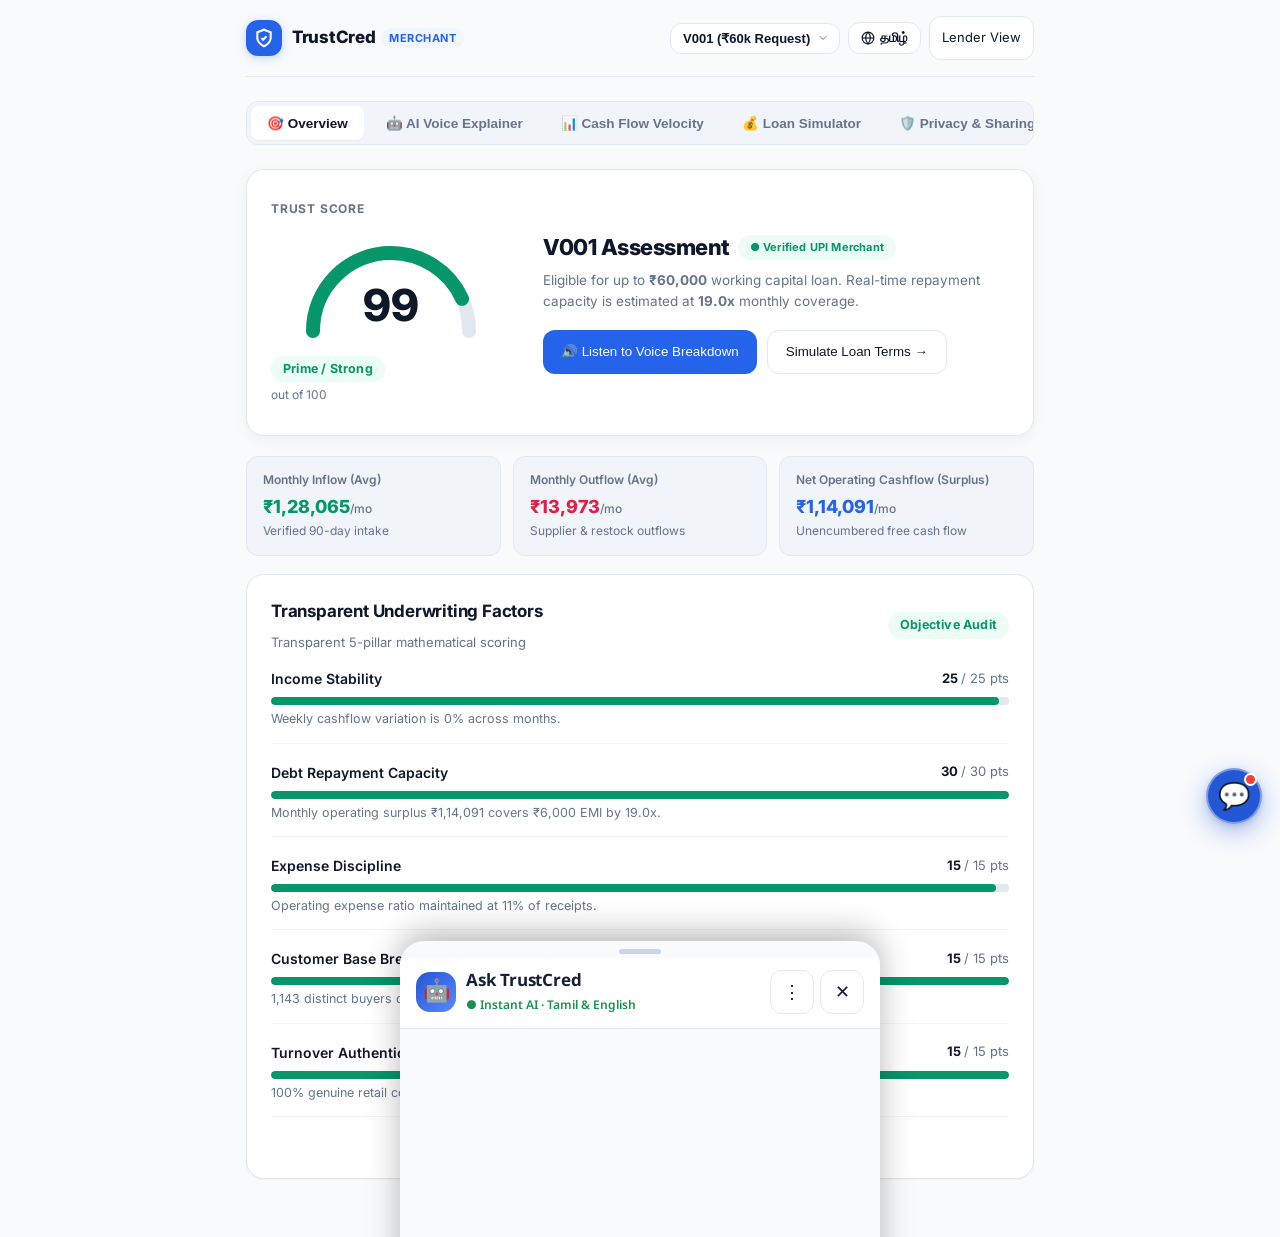
<file: frontend/vendor.html>
<!DOCTYPE html>
<html lang="en">
<head>
  <meta charset="utf-8">
  <meta name="viewport" content="width=device-width, initial-scale=1, viewport-fit=cover">
  <title>TrustCred — Merchant Credit Portal</title>
  <meta name="description" content="Transparent cash-flow credit assessment and voice AI explanation for unbanked micro-merchants.">
  
  <link rel="preconnect" href="https://fonts.googleapis.com">
  <link rel="preconnect" href="https://fonts.gstatic.com" crossorigin>
  <link href="https://fonts.googleapis.com/css2?family=Inter:wght@400;500;600;700;800&family=Noto+Sans+Tamil:wght@400;500;600;700&display=swap" rel="stylesheet">
  <link rel="stylesheet" href="css/bot.css">
  
  <style>
    :root {
      --bg: #F8FAFC;
      --surface: #FFFFFF;
      --surface-subtle: #F1F5F9;
      --border: #E2E8F0;
      --border-subtle: #F1F5F9;
      --border-focus: #2563EB;
      --text: #0F172A;
      --text-muted: #64748B;
      --text-subtle: #94A3B8;
      
      --primary: #2563EB;
      --primary-hover: #1D4ED8;
      --primary-light: #EFF6FF;
      --primary-ring: rgba(37, 99, 235, 0.15);
      
      --success: #059669;
      --success-light: #ECFDF5;
      --warning: #D97706;
      --warning-light: #FFFBEB;
      --danger: #E11D48;
      --danger-light: #FFF1F2;
      
      --radius-sm: 8px;
      --radius-md: 12px;
      --radius-lg: 18px;
      --radius-full: 9999px;
      
      --shadow-sm: 0 1px 2px rgba(15, 23, 42, 0.04);
      --shadow-md: 0 4px 14px rgba(15, 23, 42, 0.05);
      --shadow-lg: 0 12px 28px rgba(15, 23, 42, 0.07);
    }

    * { box-sizing: border-box; margin: 0; padding: 0; }
    
    html, body {
      min-height: 100%;
      background: var(--bg);
      color: var(--text);
      font-family: 'Inter', 'Noto Sans Tamil', -apple-system, BlinkMacSystemFont, "Segoe UI", Roboto, sans-serif;
      line-height: 1.5;
      -webkit-font-smoothing: antialiased;
    }

    /* Outer Wrapper */
    .app-viewport {
      width: 100%;
      max-width: 820px;
      margin: 0 auto;
      min-height: 100vh;
      display: flex;
      flex-direction: column;
      padding: 0 16px 40px;
    }

    /* Top Startup Header */
    .top-header {
      position: sticky;
      top: 0;
      z-index: 50;
      background: rgba(248, 250, 252, 0.94);
      backdrop-filter: blur(14px);
      -webkit-backdrop-filter: blur(14px);
      padding: 16px 0;
      border-bottom: 1px solid var(--border);
      display: flex;
      align-items: center;
      justify-content: space-between;
      gap: 12px;
      margin-bottom: 24px;
    }

    .brand-group {
      display: flex;
      align-items: center;
      gap: 10px;
      text-decoration: none;
      color: var(--text);
    }
    .brand-icon {
      width: 36px;
      height: 36px;
      border-radius: var(--radius-md);
      background: var(--primary);
      color: #fff;
      display: flex;
      align-items: center;
      justify-content: center;
      box-shadow: 0 2px 8px rgba(37, 99, 235, 0.25);
    }
    .brand-title {
      font-size: 17px;
      font-weight: 800;
      letter-spacing: -0.3px;
    }
    .brand-pill {
      font-size: 11px;
      font-weight: 700;
      background: var(--primary-light);
      color: var(--primary);
      padding: 2px 8px;
      border-radius: var(--radius-full);
      text-transform: uppercase;
      letter-spacing: 0.5px;
    }

    .header-controls {
      display: flex;
      align-items: center;
      gap: 8px;
    }

    .select-merchant {
      appearance: none;
      -webkit-appearance: none;
      background: var(--surface) url("data:image/svg+xml,%3Csvg xmlns='http://www.w3.org/2000/svg' width='12' height='12' viewBox='0 0 24 24' fill='none' stroke='%2364748b' stroke-width='2' stroke-linecap='round' stroke-linejoin='round'%3E%3Cpolyline points='6 9 12 15 18 9'%3E%3C/polyline%3E%3C/svg%3E") no-repeat calc(100% - 10px) center;
      border: 1px solid var(--border);
      padding: 7px 28px 7px 12px;
      border-radius: var(--radius-md);
      font-size: 13px;
      font-weight: 600;
      color: var(--text);
      cursor: pointer;
      outline: none;
      transition: all 0.15s ease;
    }
    .select-merchant:focus {
      border-color: var(--primary);
      box-shadow: 0 0 0 3px var(--primary-ring);
    }

    .btn-lang {
      background: var(--surface);
      border: 1px solid var(--border);
      padding: 7px 12px;
      border-radius: var(--radius-md);
      font-size: 13px;
      font-weight: 600;
      color: var(--text);
      cursor: pointer;
      display: inline-flex;
      align-items: center;
      gap: 5px;
      transition: all 0.15s ease;
    }
    .btn-lang:hover {
      background: var(--surface-subtle);
      border-color: var(--text-muted);
    }

    /* Startup Segmented Nav Pills */
    .tab-pills {
      display: flex;
      gap: 6px;
      overflow-x: auto;
      padding: 4px;
      background: var(--surface-subtle);
      border-radius: var(--radius-md);
      border: 1px solid var(--border);
      margin-bottom: 24px;
      scrollbar-width: none;
    }
    .tab-pills::-webkit-scrollbar { display: none; }
    
    .tab-pill {
      flex: 1;
      min-width: fit-content;
      padding: 9px 16px;
      border: 0;
      background: transparent;
      color: var(--text-muted);
      font-size: 13.5px;
      font-weight: 600;
      border-radius: var(--radius-sm);
      cursor: pointer;
      display: inline-flex;
      align-items: center;
      justify-content: center;
      gap: 6px;
      transition: all 0.15s ease;
      white-space: nowrap;
    }
    .tab-pill.active {
      background: var(--surface);
      color: var(--text);
      box-shadow: var(--shadow-sm);
      font-weight: 700;
    }
    .tab-pill:hover:not(.active) {
      color: var(--text);
    }

    /* Cards System */
    .card {
      background: var(--surface);
      border: 1px solid var(--border);
      border-radius: var(--radius-lg);
      padding: 24px;
      margin-bottom: 18px;
      box-shadow: var(--shadow-sm);
      transition: border-color 0.15s ease, box-shadow 0.15s ease;
    }
    .card:hover {
      box-shadow: var(--shadow-md);
    }

    .hero-card {
      background: var(--surface);
      border: 1px solid var(--border);
      border-radius: var(--radius-lg);
      padding: 30px 24px;
      display: grid;
      grid-template-columns: 240px 1fr;
      gap: 32px;
      align-items: center;
      margin-bottom: 20px;
      box-shadow: var(--shadow-md);
    }
    @media (max-width: 680px) {
      .hero-card {
        grid-template-columns: 1fr;
        text-align: center;
        gap: 20px;
        padding: 24px 18px;
      }
    }

    /* Typography */
    h1 { font-size: 24px; font-weight: 800; letter-spacing: -0.5px; }
    h2 { font-size: 17px; font-weight: 700; letter-spacing: -0.2px; margin-bottom: 8px; }
    .mut { color: var(--text-muted); font-size: 13.5px; line-height: 1.55; }
    .row { display: flex; justify-content: space-between; align-items: center; gap: 12px; }

    /* Score Badges */
    .badge {
      display: inline-flex;
      align-items: center;
      gap: 5px;
      padding: 4px 12px;
      border-radius: var(--radius-full);
      font-size: 12.5px;
      font-weight: 700;
      letter-spacing: 0.2px;
    }
    .badge-ok { background: var(--success-light); color: var(--success); }
    .badge-wa { background: var(--warning-light); color: var(--warning); }
    .badge-bad { background: var(--danger-light); color: var(--danger); }

    /* Metric Grid */
    .metrics-row {
      display: grid;
      grid-template-columns: repeat(3, 1fr);
      gap: 12px;
      margin: 18px 0;
    }
    @media (max-width: 520px) {
      .metrics-row { grid-template-columns: 1fr; }
    }
    .metric-card {
      background: var(--surface-subtle);
      border: 1px solid var(--border);
      border-radius: var(--radius-md);
      padding: 14px 16px;
    }
    .metric-label { font-size: 12px; font-weight: 600; color: var(--text-muted); margin-bottom: 4px; }
    .metric-value { font-size: 18px; font-weight: 800; color: var(--text); }

    /* Alert Banner */
    .alert-box {
      border-left: 4px solid var(--danger);
      background: var(--danger-light);
      border-radius: var(--radius-md);
      padding: 14px 16px;
      margin-bottom: 18px;
      display: flex;
      align-items: flex-start;
      gap: 10px;
    }
    .alert-box b { color: var(--danger); font-size: 14px; }
    .alert-box p { color: #9f1239; font-size: 13px; margin-top: 2px; }

    /* Buttons */
    .btn {
      min-height: 44px;
      border: 0;
      border-radius: var(--radius-md);
      background: var(--primary);
      color: #fff;
      font: 600 14px inherit;
      padding: 10px 18px;
      cursor: pointer;
      display: inline-flex;
      align-items: center;
      justify-content: center;
      gap: 8px;
      transition: all 0.15s ease;
      text-decoration: none;
    }
    .btn:hover { background: var(--primary-hover); }
    .btn.ghost {
      background: var(--surface);
      color: var(--text);
      border: 1px solid var(--border);
    }
    .btn.ghost:hover {
      background: var(--surface-subtle);
      border-color: var(--text-muted);
    }
    .btn.btn-lg {
      min-height: 48px;
      font-size: 15px;
      width: 100%;
    }

    /* Sliders & Inputs */
    input[type=range] {
      width: 100%;
      height: 6px;
      accent-color: var(--primary);
      background: var(--border);
      border-radius: var(--radius-full);
      outline: none;
      cursor: pointer;
    }

    /* Pillar Progress Bar */
    .bar {
      height: 8px;
      border-radius: var(--radius-full);
      background: var(--border);
      overflow: hidden;
      margin: 8px 0 4px;
    }
    .bar i {
      display: block;
      height: 100%;
      border-radius: var(--radius-full);
      transition: width 0.4s ease;
    }

    /* Toggle row */
    .toggle-row {
      display: flex;
      align-items: center;
      justify-content: space-between;
      padding: 14px 0;
      border-bottom: 1px solid var(--border);
      font-size: 14px;
      font-weight: 500;
    }
    .toggle-row input {
      width: 18px;
      height: 18px;
      accent-color: var(--primary);
      cursor: pointer;
    }

    /* TTS Controls Card */
    .tts-controls-panel {
      position: sticky;
      top: 80px;
      z-index: 30;
      background: var(--surface);
      border: 1px solid var(--border);
      border-radius: var(--radius-lg);
      padding: 18px;
      margin-bottom: 20px;
      box-shadow: var(--shadow-md);
    }
    .speed-btns { display: flex; gap: 6px; margin-top: 10px; }
    .speed-btn {
      flex: 1;
      min-height: 34px;
      border-radius: var(--radius-sm);
      border: 1px solid var(--border);
      background: var(--surface-subtle);
      color: var(--text);
      font: 600 12.5px inherit;
      cursor: pointer;
    }
    .speed-btn.active {
      background: var(--primary);
      color: #fff;
      border-color: var(--primary);
    }

    .step-card {
      background: var(--surface);
      border: 1px solid var(--border);
      border-radius: var(--radius-lg);
      padding: 18px 20px;
      margin-bottom: 14px;
      transition: all 0.2s ease;
    }
    .step-card.active-step {
      border-color: var(--primary);
      box-shadow: 0 0 0 3px var(--primary-ring);
      background: var(--primary-light);
    }
    .step-play-btn {
      width: 36px;
      height: 36px;
      border-radius: var(--radius-full);
      border: 1px solid var(--border);
      background: var(--surface);
      cursor: pointer;
      display: inline-flex;
      align-items: center;
      justify-content: center;
      font-size: 15px;
      transition: all 0.15s ease;
    }
    .step-play-btn:hover {
      background: var(--primary-light);
      border-color: var(--primary);
    }

    .both-sub {
      color: var(--text-muted);
      font-size: 13px;
      display: block;
      margin-top: 2px;
      font-weight: 400;
    }

    /* Login Screen Minimal */
    .login-container {
      max-width: 440px;
      margin: 8vh auto 0;
      text-align: center;
    }
  </style>
</head>
<body>

<div class="app-viewport">

  <!-- Top Startup Navigation Header -->
  <header class="top-header" id="topHeader">
    <div class="brand-group">
      <div class="brand-icon">
        <svg width="20" height="20" viewBox="0 0 24 24" fill="none" stroke="currentColor" stroke-width="2.5"><path d="M12 22s8-4 8-10V5l-8-3-8 3v7c0 6 8 10 8 10z"/><path d="m9 12 2 2 4-4"/></svg>
      </div>
      <div>
        <div style="display:flex;align-items:center;gap:6px">
          <span class="brand-title">TrustCred</span>
          <span class="brand-pill">Merchant</span>
        </div>
      </div>
    </div>

    <div class="header-controls" id="headerControls" hidden>
      <select id="vendorSelect" class="select-merchant" aria-label="Select merchant profile"></select>
      <button id="langToggleBtn" class="btn-lang" type="button" aria-label="Switch language">
        <svg width="14" height="14" viewBox="0 0 24 24" fill="none" stroke="currentColor" stroke-width="2"><circle cx="12" cy="12" r="10"/><path d="M12 2a14.5 14.5 0 0 0 0 20 14.5 14.5 0 0 0 0-20"/><path d="M2 12h20"/></svg>
        <span id="langLabelText">தமிழ்</span>
      </button>
      <a href="index.html" class="btn ghost" style="padding:7px 12px;font-size:13px;text-decoration:none" title="Switch to Underwriter Dashboard">
        <span>Lender View</span>
      </a>
    </div>
  </header>

  <!-- Segmented Tab Pills -->
  <nav class="tab-pills" id="navTabs" hidden>
    <button class="tab-pill active" data-tab="home">🎯 Overview</button>
    <button class="tab-pill" data-tab="ai">🤖 AI Voice Explainer</button>
    <button class="tab-pill" data-tab="cf">📊 Cash Flow Velocity</button>
    <button class="tab-pill" data-tab="loan">💰 Loan Simulator</button>
    <button class="tab-pill" data-tab="me">🛡️ Privacy & Sharing</button>
  </nav>

  <!-- Dynamic Content Container -->
  <main id="mainContainer" aria-live="polite"></main>

</div>

<script>
const DATA=[{"vendor_id":"V001","loan_amount_requested":60000,"total_receipts":384193.9,"total_expenses":41919.62,"net_cashflow":342274.28,"unique_customers":1143,"txn_count":1150,"reciprocal_transfer_share":0,"monthly_receipts":{"2026-07":132912.61,"2026-08":132423.68,"2026-09":118857.61}},{"vendor_id":"V002","loan_amount_requested":50000,"total_receipts":435371.99,"total_expenses":34061.27,"net_cashflow":401310.72,"unique_customers":1128,"txn_count":1138,"reciprocal_transfer_share":0,"monthly_receipts":{"2026-07":149569.57,"2026-08":153179.42,"2026-09":132623.0}},{"vendor_id":"V003","loan_amount_requested":60000,"total_receipts":268245.22,"total_expenses":38051.63,"net_cashflow":230193.59,"unique_customers":1139,"txn_count":1145,"reciprocal_transfer_share":0,"monthly_receipts":{"2026-07":91834.44,"2026-08":93529.68,"2026-09":82881.1}},{"vendor_id":"V004","loan_amount_requested":30000,"total_receipts":232004.26,"total_expenses":48494.61,"net_cashflow":183509.65,"unique_customers":1141,"txn_count":1147,"reciprocal_transfer_share":0,"monthly_receipts":{"2026-07":80384.81,"2026-08":80038.13,"2026-09":71581.32}},{"vendor_id":"V005","loan_amount_requested":60000,"total_receipts":155761.76,"total_expenses":41506.52,"net_cashflow":114255.24,"unique_customers":1170,"txn_count":1179,"reciprocal_transfer_share":0,"monthly_receipts":{"2026-07":53845.72,"2026-08":53270.42,"2026-09":48645.62}},{"vendor_id":"V006","loan_amount_requested":30000,"total_receipts":168752.27,"total_expenses":37088.31,"net_cashflow":131663.96,"unique_customers":1187,"txn_count":1192,"reciprocal_transfer_share":0,"monthly_receipts":{"2026-07":58501.09,"2026-08":57853.02,"2026-09":52398.16}},{"vendor_id":"V007","loan_amount_requested":75000,"total_receipts":125204.67,"total_expenses":31190.47,"net_cashflow":94014.2,"unique_customers":1209,"txn_count":1218,"reciprocal_transfer_share":1.0,"monthly_receipts":{"2026-07":42811.04,"2026-08":43067.57,"2026-09":39326.06}},{"vendor_id":"V008","loan_amount_requested":40000,"total_receipts":122224.45,"total_expenses":36647.83,"net_cashflow":85576.62,"unique_customers":1182,"txn_count":1190,"reciprocal_transfer_share":1.0,"monthly_receipts":{"2026-07":41388.31,"2026-08":42369.77,"2026-09":38466.37}},{"vendor_id":"V009","loan_amount_requested":60000,"total_receipts":114231.51,"total_expenses":42901.19,"net_cashflow":71330.32,"unique_customers":1159,"txn_count":1169,"reciprocal_transfer_share":1.0,"monthly_receipts":{"2026-07":38706.14,"2026-08":40853.24,"2026-09":34672.13}},{"vendor_id":"V010","loan_amount_requested":30000,"total_receipts":210037.78,"total_expenses":43239.37,"net_cashflow":166798.41,"unique_customers":1196,"txn_count":1201,"reciprocal_transfer_share":0,"monthly_receipts":{"2026-07":73597.64,"2026-08":70490.98,"2026-09":65949.16}},{"vendor_id":"V011","loan_amount_requested":75000,"total_receipts":204257.25,"total_expenses":39130.24,"net_cashflow":165127.01,"unique_customers":1169,"txn_count":1176,"reciprocal_transfer_share":0,"monthly_receipts":{"2026-07":71198.16,"2026-08":70112.49,"2026-09":62946.6}},{"vendor_id":"V012","loan_amount_requested":60000,"total_receipts":523055.62,"total_expenses":40889.16,"net_cashflow":482166.46,"unique_customers":1219,"txn_count":1222,"reciprocal_transfer_share":0,"monthly_receipts":{"2026-07":182136.83,"2026-08":180050.88,"2026-09":160867.91}},{"vendor_id":"V013","loan_amount_requested":50000,"total_receipts":211902.05,"total_expenses":31927.02,"net_cashflow":179975.03,"unique_customers":1209,"txn_count":1215,"reciprocal_transfer_share":0,"monthly_receipts":{"2026-07":73549.95,"2026-08":73451.67,"2026-09":64900.43}},{"vendor_id":"V014","loan_amount_requested":40000,"total_receipts":399985.06,"total_expenses":50868.48,"net_cashflow":349116.58,"unique_customers":1130,"txn_count":1135,"reciprocal_transfer_share":0,"monthly_receipts":{"2026-07":138838.71,"2026-08":137825.93,"2026-09":123320.42}},{"vendor_id":"V015","loan_amount_requested":30000,"total_receipts":232147.61,"total_expenses":38259.43,"net_cashflow":193888.18,"unique_customers":1135,"txn_count":1143,"reciprocal_transfer_share":0,"monthly_receipts":{"2026-07":79520.77,"2026-08":79619.39,"2026-09":73007.45}},{"vendor_id":"V016","loan_amount_requested":75000,"total_receipts":426654.66,"total_expenses":32298.79,"net_cashflow":394355.87,"unique_customers":1132,"txn_count":1149,"reciprocal_transfer_share":0,"monthly_receipts":{"2026-07":150758.84,"2026-08":146529.47,"2026-09":129366.35}},{"vendor_id":"V017","loan_amount_requested":30000,"total_receipts":230164.1,"total_expenses":31268.51,"net_cashflow":198895.59,"unique_customers":1144,"txn_count":1154,"reciprocal_transfer_share":0,"monthly_receipts":{"2026-07":80342.84,"2026-08":79129.44,"2026-09":70691.82}},{"vendor_id":"V018","loan_amount_requested":30000,"total_receipts":160465.8,"total_expenses":43412.95,"net_cashflow":117052.85,"unique_customers":1185,"txn_count":1193,"reciprocal_transfer_share":0,"monthly_receipts":{"2026-07":53366.14,"2026-08":55911.7,"2026-09":51187.96}},{"vendor_id":"V019","loan_amount_requested":60000,"total_receipts":358301.02,"total_expenses":35292.22,"net_cashflow":323008.8,"unique_customers":1131,"txn_count":1136,"reciprocal_transfer_share":0,"monthly_receipts":{"2026-07":122489.73,"2026-08":124091.34,"2026-09":111719.95}},{"vendor_id":"V020","loan_amount_requested":60000,"total_receipts":255958.33,"total_expenses":39345.36,"net_cashflow":216612.97,"unique_customers":1145,"txn_count":1152,"reciprocal_transfer_share":0,"monthly_receipts":{"2026-07":88139.55,"2026-08":87921.51,"2026-09":79897.27}},{"vendor_id":"V021","loan_amount_requested":30000,"total_receipts":121475.25,"total_expenses":33427.31,"net_cashflow":88047.94,"unique_customers":1181,"txn_count":1195,"reciprocal_transfer_share":1.0,"monthly_receipts":{"2026-07":42489.66,"2026-08":40688.06,"2026-09":38297.53}},{"vendor_id":"V022","loan_amount_requested":50000,"total_receipts":132995.86,"total_expenses":40739.95,"net_cashflow":92255.91,"unique_customers":1167,"txn_count":1173,"reciprocal_transfer_share":1.0,"monthly_receipts":{"2026-07":45578.2,"2026-08":46348.38,"2026-09":41069.28}},{"vendor_id":"V023","loan_amount_requested":75000,"total_receipts":497663.17,"total_expenses":31059.33,"net_cashflow":466603.84,"unique_customers":1175,"txn_count":1180,"reciprocal_transfer_share":0,"monthly_receipts":{"2026-07":171825.01,"2026-08":170697.47,"2026-09":155140.69}},{"vendor_id":"V024","loan_amount_requested":75000,"total_receipts":159882.9,"total_expenses":38483.46,"net_cashflow":121399.44,"unique_customers":1187,"txn_count":1195,"reciprocal_transfer_share":0,"monthly_receipts":{"2026-07":55387.1,"2026-08":53501.87,"2026-09":50993.93}},{"vendor_id":"V025","loan_amount_requested":60000,"total_receipts":202356.27,"total_expenses":40499.87,"net_cashflow":161856.4,"unique_customers":1135,"txn_count":1148,"reciprocal_transfer_share":0,"monthly_receipts":{"2026-07":70713.25,"2026-08":67668.34,"2026-09":63974.68}},{"vendor_id":"V026","loan_amount_requested":50000,"total_receipts":454734.27,"total_expenses":41470.25,"net_cashflow":413264.02,"unique_customers":1184,"txn_count":1194,"reciprocal_transfer_share":0,"monthly_receipts":{"2026-07":158605.17,"2026-08":159393.28,"2026-09":136735.82}},{"vendor_id":"V027","loan_amount_requested":30000,"total_receipts":280767.59,"total_expenses":32755.98,"net_cashflow":248011.61,"unique_customers":1114,"txn_count":1123,"reciprocal_transfer_share":0,"monthly_receipts":{"2026-07":96531.5,"2026-08":98009.15,"2026-09":86226.94}},{"vendor_id":"V028","loan_amount_requested":60000,"total_receipts":203971.15,"total_expenses":40945.36,"net_cashflow":163025.79,"unique_customers":1211,"txn_count":1222,"reciprocal_transfer_share":0,"monthly_receipts":{"2026-07":69408.25,"2026-08":70050.49,"2026-09":64512.41}},{"vendor_id":"V029","loan_amount_requested":40000,"total_receipts":238801.27,"total_expenses":31485.18,"net_cashflow":207316.09,"unique_customers":1168,"txn_count":1177,"reciprocal_transfer_share":0,"monthly_receipts":{"2026-07":82960.14,"2026-08":83337.7,"2026-09":72503.43}},{"vendor_id":"V030","loan_amount_requested":75000,"total_receipts":340737.6,"total_expenses":42221.96,"net_cashflow":298515.64,"unique_customers":1209,"txn_count":1217,"reciprocal_transfer_share":0,"monthly_receipts":{"2026-07":115194.29,"2026-08":117905.03,"2026-09":107638.28}},{"vendor_id":"V031","loan_amount_requested":60000,"total_receipts":338759.26,"total_expenses":41386.63,"net_cashflow":297372.63,"unique_customers":1055,"txn_count":1063,"reciprocal_transfer_share":0,"monthly_receipts":{"2026-07":115787.17,"2026-08":116196.07,"2026-09":106776.02}},{"vendor_id":"V032","loan_amount_requested":60000,"total_receipts":449187.79,"total_expenses":34167.59,"net_cashflow":415020.2,"unique_customers":1197,"txn_count":1206,"reciprocal_transfer_share":0,"monthly_receipts":{"2026-07":154904.0,"2026-08":160673.33,"2026-09":133610.46}},{"vendor_id":"V033","loan_amount_requested":75000,"total_receipts":177721.54,"total_expenses":35765.45,"net_cashflow":141956.09,"unique_customers":1142,"txn_count":1149,"reciprocal_transfer_share":1.0,"monthly_receipts":{"2026-07":62769.97,"2026-08":60842.99,"2026-09":54108.58}},{"vendor_id":"V034","loan_amount_requested":40000,"total_receipts":166384.08,"total_expenses":33431.87,"net_cashflow":132952.21,"unique_customers":1196,"txn_count":1203,"reciprocal_transfer_share":1.0,"monthly_receipts":{"2026-07":58034.25,"2026-08":57317.81,"2026-09":51032.02}},{"vendor_id":"V035","loan_amount_requested":40000,"total_receipts":211519.43,"total_expenses":43351.01,"net_cashflow":168168.42,"unique_customers":1185,"txn_count":1190,"reciprocal_transfer_share":1.0,"monthly_receipts":{"2026-07":71955.34,"2026-08":74902.83,"2026-09":64661.26}},{"vendor_id":"V036","loan_amount_requested":40000,"total_receipts":140698.32,"total_expenses":48441.8,"net_cashflow":92256.52,"unique_customers":1151,"txn_count":1160,"reciprocal_transfer_share":1.0,"monthly_receipts":{"2026-07":50808.56,"2026-08":47053.09,"2026-09":42836.67}},{"vendor_id":"V037","loan_amount_requested":30000,"total_receipts":454465.46,"total_expenses":46974.17,"net_cashflow":407491.29,"unique_customers":1081,"txn_count":1086,"reciprocal_transfer_share":0,"monthly_receipts":{"2026-07":154343.88,"2026-08":156125.2,"2026-09":143996.38}},{"vendor_id":"V038","loan_amount_requested":40000,"total_receipts":286284.52,"total_expenses":38563.97,"net_cashflow":247720.55,"unique_customers":1165,"txn_count":1169,"reciprocal_transfer_share":0,"monthly_receipts":{"2026-07":98143.36,"2026-08":98733.89,"2026-09":89407.27}},{"vendor_id":"V039","loan_amount_requested":60000,"total_receipts":293517.24,"total_expenses":37068.01,"net_cashflow":256449.23,"unique_customers":1130,"txn_count":1134,"reciprocal_transfer_share":0,"monthly_receipts":{"2026-07":99210.71,"2026-08":100540.09,"2026-09":93766.44}},{"vendor_id":"V040","loan_amount_requested":30000,"total_receipts":477581.8,"total_expenses":47038.76,"net_cashflow":430543.04,"unique_customers":1167,"txn_count":1172,"reciprocal_transfer_share":0,"monthly_receipts":{"2026-07":160820.76,"2026-08":167164.41,"2026-09":149596.63}}];

const TX={
  en:{
    hi:"Welcome",score:"Trust Score",of:"out of 100",inc:"Monthly Inflow",exp:"Monthly Outflow",net:"Net Operating Cashflow",cf:"Cash Flow Velocity",loan:"Loan Simulator",me:"Privacy & Controls",home:"Overview",aiNav:"AI Voice",login:"Select your merchant profile",go:"Enter Portal",demo:"Objective 100-point score computed directly from 90 days of UPI transaction history.",warn:"Turnover Verification Flag",warnT:"High reciprocal transfers detected between peer vendor accounts. Circular flows are excluded from genuine sales, placing the account under conservative review.",why:"Transparent Underwriting Factors",req:"Requested Loan Amount",mon:"Repayment Horizon",emi:"Estimated Monthly Instalment",cov:"Operating Cashflow Coverage",good:"Comfortable Buffer (2.0x+)",ok:"Manageable (1.0x - 2.0x)",risk:"High Burden (< 1.0x)",share:"Lender Data Permissions",shareT:"You retain total control over your shared underwriting evidence. Permissions can be revoked at any instant.",stop:"Revoke All Lender Access",stopped:"Access revoked. No institution can inspect your cash flow records.",out:"Sign Out",tips:"Merchant Best Practices",ill:"Illustrative estimate assuming 20% annual flat interest.",
    aiCardTitle:"How does AI evaluate my business?",aiCardSub:"Spoken 6-step breakdown in clear voice audio",aiEntryBtn:"Listen to Voice Breakdown",
    aiTitle:"Voice AI Underwriter",aiSub:"How your creditworthiness is assessed in 6 simple steps",
    listenAll:"🔊 Play Full Explanation",pause:"⏸ Pause",resume:"▶ Resume",stop:"⏹ Stop",
    speaking:"Now Explaining Step",paused:"Audio Paused",ready:"Ready to stream audio",speed:"Speed",slow:"0.8x Slow",norm:"1.0x Normal",fast:"1.2x Fast",playStep:"Listen",
    myExample:"Your Live Business Example",readScore:"🔊 Read My Assessment Aloud",
    notTitle:"Guarantees & Safeguards",
    not1:"Never accesses private SMS, phonebook, or messages",
    not2:"Never tracks GPS coordinates or device location",
    not3:"Does not make automated loan rejections (a human lender reviews)",
    not4:"Does not guess or gamble on repayment capability",
    taVoiceMissing:"Tamil voice synthesis not installed on this browser. You can enable Tamil speech under system settings.",
    diagP:"Verified UPI Receipts",diagC:"5 Core Risk Checks",diagS:"Scorecard (0 - 100)",
    f1:"Income Stability",f2:"Debt Repayment Capacity",f3:"Expense Discipline",f4:"Customer Base Breadth",f5:"Turnover Authenticity"
  },
  ta:{
    hi:"வணக்கம்",score:"நம்பிக்கை மதிப்பெண்",of:"100-க்கு",inc:"மாத வரவு",exp:"மாத செலவு",net:"மாத நிகர மிச்சம்",cf:"பணப்புழக்கம்",loan:"கடன் கால்குலேட்டர்",me:"பாதுகாப்பு & கட்டுப்பாடு",home:"சுருக்கம்",aiNav:"AI குரல்",login:"உங்கள் வியாபாரி கணக்கைத் தேர்ந்தெடுக்கவும்",go:"உள்நுழையவும்",demo:"90 நாள் UPI பரிவர்த்தனைகளின் அடிப்படையில் கணக்கிடப்பட்ட வெளிப்படையான மாதிரி மதிப்பெண்.",warn:"பரிவர்த்தனை எச்சரிக்கை",warnT:"மற்றொரு வியாபாரியுடன் பணம் முன்னும் பின்னும் சுழன்றது கண்டறியப்பட்டது. இது உண்மையான விற்பனையாகக் கருதப்படாது.",why:"மதிப்பெண் கணக்கீட்டு காரணிகள்",req:"தேவையான கடன் தொகை",mon:"திருப்பிச் செலுத்தும் கால அளவு",emi:"மாதத் தவணை",cov:"மாத மிச்சம் ஈடுசெய்யும் அளவு",good:"வசதியான நிலை (2.0x+)",ok:"சமாளிக்கலாம் (1.0x - 2.0x)",risk:"ஆபத்தான சுமை (< 1.0x)",share:"கடன் நிறுவனத்திற்கு தரவு பகிர்தல்",shareT:"கடன் நிறுவனம் எதைப் பார்க்க வேண்டும் என்பதை நீங்களே தீர்மானிக்கிறீர்கள். எப்போது வேண்டுமானாலும் நிறுத்தலாம்.",stop:"எல்லா அனுமதியையும் ரத்து செய்",stopped:"அனுமதி ரத்து செய்யப்பட்டது. எந்த நிறுவனமும் உங்கள் தரவைப் பார்க்க முடியாது.",out:"வெளியேறு",tips:"வியாபாரத்தை உயர்த்தும் குறிப்புகள்",ill:"ஆண்டுக்கு 20% வட்டி என்ற அடிப்படையில் மாதிரி கணக்கீடு.",
    aiCardTitle:"AI எனது மதிப்பெண்ணை எவ்வாறு கணக்கிடுகிறது?",aiCardSub:"குரல் வழியே மிக எளிய 6 படி விளக்கம்",aiEntryBtn:"AI குரல் விளக்கம் கேளுங்கள்",
    aiTitle:"AI குரல் வழிகாட்டி",aiSub:"6 எளிய படிகளில் வெளிப்படையான விளக்கம்",
    listenAll:"🔊 முழு விளக்கத்தையும் கேளுங்கள்",pause:"⏸ நிறுத்து",resume:"▶ தொடர்",stop:"⏹ நிறுத்து",
    speaking:"படி படிக்கிறது",paused:"ஒலி இடைநிறுத்தப்பட்டது",ready:"கேட்கத் தயார்",speed:"வேகம்",slow:"0.8x மெதுவாக",norm:"1.0x சாதாரணம்",fast:"1.2x வேகமாக",playStep:"கேளுங்கள்",
    myExample:"உங்கள் நேரடி வியாபார உதாரணம்",readScore:"🔊 எனது மதிப்பெண்ணைக் கூறு",
    notTitle:"AI எதையெல்லாம் செய்யாது",
    not1:"உங்கள் தனிப்பட்ட SMS அல்லது செய்திகளைப் படிக்காது",
    not2:"உங்கள் இருப்பிடத்தை (GPS) பார்க்கவோ கண்காணிக்கவோ செய்யாது",
    not3:"தனியாக முடிவெடுக்காது (கடன் நிறுவன மனிதரே இறுதி முடிவு எடுப்பார்)",
    not4:"நீங்கள் திருப்பிச் செலுத்துவீர்களா என ஊகிக்காது",
    taVoiceMissing:"உங்கள் உலாவியில் தமிழ் குரல் வசதி இல்லை. Settings > Language சென்று நிறுவலாம்.",
    diagP:"UPI வரவுகள்",diagC:"5 சோதனைகள்",diagS:"மதிப்பெண் / 100",
    f1:"சீரான வருமானம்",f2:"திருப்பிச் செலுத்தும் திறன்",f3:"குறைந்த செலவு",f4:"அதிக வாடிக்கையாளர்கள்",f5:"உண்மையான விற்பனை"
  }
};

const STEPS=[
  {icon:"📱",titleEn:"Real UPI payments are your credit proof",titleTa:"உங்கள் வரவுகளே சான்று",en:"The engine looks directly at verified customer UPI transactions. No traditional bureau report, collateral, or CIBIL history required.",ta:"வாடிக்கையாளர்கள் செய்த உண்மையான UPI வரவுகளை மட்டுமே இந்த முறை பார்க்கிறது. கிரெடிட் கார்டோ வங்கி வரலாறோ தேவையில்லை."},
  {icon:"🔍",titleEn:"Algorithms analyze patterns over 90 days",titleTa:"90 நாள் பணப்புழக்கம் ஆய்வு",en:"Calculates daily intake volume, weekly stability variation, and operating expenses across the entire observation window.",ta:"மொத்த வரவு, வாராந்திர வியாபாரச் சீரான தன்மை மற்றும் இயக்கச் செலவுகள் ஆகியவற்றை முறையாக ஆராய்கிறது."},
  {icon:"⚖️",titleEn:"Five transparent pillars determine your score",titleTa:"5 வெளிப்படையான காரணிகள்",en:"Evaluates income consistency, debt coverage ratio, cost discipline, buyer diversity, and authentic turnover out of 100 points.",ta:"வருமான உறுதி, தவணை கட்டும் திறன், செலவுக் கட்டுப்பாடு, வாடிக்கையாளர் எண்ணிக்கை, மற்றும் உண்மையான வியாபாரம் என 100 மதிப்பெண்கள் பிரிக்கப்படுகின்றன."},
  {icon:"🚫",titleEn:"Synthetic circular transfers are stripped away",titleTa:"போலி பணச்சுழற்சி நீக்கப்படும்",en:"Reciprocal funds bounced between paired vendor accounts are recognized and excluded from legitimate operating turnover.",ta:"இரண்டு வியாபாரிகளுக்கு இடையே முன்னும் பின்னும் சுழலும் போலிப் பரிவர்த்தனைகள் கண்டறியப்பட்டு நீக்கப்படும்."},
  {icon:"🤝",titleEn:"The score empowers human underwriters",titleTa:"மதிப்பெண் ஒரு வழிகாட்டி மட்டுமே",en:"The scorecard does not reject you automatically; it serves as verified evidence for financial institutions to offer fair terms.",ta:"இது தன்னிச்சையாகக் கடனை நிராகரிக்காது. கடன் வழங்கும் மனிதர்கள் நியாயமான வட்டி வழங்க ஆதாரமாக மட்டுமே உதவும்."},
  {icon:"🔒",titleEn:"Your consent controls every data point",titleTa:"முழுக் கட்டுப்பாடு உங்களிடம் உள்ளது",en:"You determine who inspects your receipts, what pillars are shared, and can revoke lender visibility with a single tap.",ta:"கடன் வழங்குநர் எதைப் பார்க்கலாம் என்பதை நீங்களே முடிவு செய்கிறீர்கள்; எப்போது வேண்டுமானாலும் பகிர்தலை ரத்து செய்யலாம்."}
];

let S={lang:"en",vid:"V001",tab:"home",amt:60000,mths:12,share:{r:1,e:1,m:1,c:0},stopped:false,rate:1.0};
try{const l=localStorage.getItem("lang");if(l&&["en","ta","both"].includes(l))S.lang=l;}catch(e){}

const t=k=>{
  if(S.lang==="both"){
    const ta=TX.ta[k],en=TX.en[k];
    if(ta&&en&&ta!==en)return `${ta} <span class="both-sub">${en}</span>`;
    return ta||en||k;
  }
  return (TX[S.lang]&&TX[S.lang][k])||TX.en[k]||k;
};

const inr=n=>"₹"+Math.round(n).toLocaleString("en-IN"), $=id=>document.getElementById(id);
const lgLabel=()=>S.lang=="en"?"தமிழ்":S.lang=="ta"?"Both (தமிழ்+EN)":"English";
const days={"2026-07":31,"2026-08":31,"2026-09":28}, MN={"2026-07":"Jul","2026-08":"Aug","2026-09":"Sep"};
const fKeys=["f1","f2","f3","f4","f5"];

function tDesc(i, x, v, r){
  const er = v.total_expenses/v.total_receipts;
  const dEn = [
    `Weekly cashflow variation is ${(r.cv*100).toFixed(0)}% across months.`,
    `Monthly operating surplus ${inr(r.mNet)} covers ${inr(r.emi)} EMI by ${r.cover.toFixed(1)}x.`,
    `Operating expense ratio maintained at ${(er*100).toFixed(0)}% of receipts.`,
    `${v.unique_customers.toLocaleString("en-IN")} distinct buyers observed over 90 days.`,
    v.reciprocal_transfer_share>0?"Reciprocal inter-vendor loop flagged.":"100% genuine retail counter-party commerce."
  ][i];
  const dTa = [
    `மாதங்களுக்கிடையே தினசரி வரவு மாற்றம் ${(r.cv*100).toFixed(0)}% ஆக உள்ளது.`,
    `மாத மிச்சம் ${inr(r.mNet)}, தவணை ${inr(r.emi)}-ஐ விட ${r.cover.toFixed(1)} மடங்கு அதிகம்.`,
    `செலவு வரவில் ${(er*100).toFixed(0)}% ஆகக் கட்டுக்குள் உள்ளது.`,
    `${v.unique_customers.toLocaleString("en-IN")} தனித்துவமான வாடிக்கையாளர்கள் பதிவு.`,
    v.reciprocal_transfer_share>0?"வியாபாரிகளிடையே பணச்சுழற்சி கண்டறியப்பட்டது.":"முழுக்க வாடிக்கையாளர் உண்மையான விற்பனை."
  ][i];
  if(S.lang==="ta") return dTa;
  if(S.lang==="both") return `${dTa}<span class="both-sub">${dEn}</span>`;
  return dEn;
}

function calc(v,amt,mths){
  const d=Object.keys(days).map(k=>v.monthly_receipts[k]/days[k]),avg=d.reduce((a,b)=>a+b)/3;
  const cv=Math.sqrt(d.reduce((a,b)=>a+(b-avg)**2,0)/3)/avg, mNet=v.net_cashflow/3;
  const emi=amt*(1+0.2*mths/12)/mths, cover=mNet/emi, er=v.total_expenses/v.total_receipts;
  const f=[
    ["Income Stability",25,25*(1-Math.min(cv,.3)/.3)],
    ["Debt Repayment Capacity",30,30*Math.min(Math.max(cover,0)/3,1)],
    ["Expense Discipline",15,15*(1-Math.min(Math.max((er-.1)/.5,0),1))],
    ["Customer Base Breadth",15,15*Math.min(v.unique_customers/1000,1)],
    ["Turnover Authenticity",15,15*(1-v.reciprocal_transfer_share)]
  ];
  let sc=Math.round(f.reduce((a,x)=>a+x[2],0));
  if(v.reciprocal_transfer_share>0) sc=Math.min(sc,30);
  return {f,sc,emi,cover,mNet,cv};
}

const band=s=>s>=75?["Prime / Strong",'var(--success)','badge-ok']:s>=55?["Manageable",'var(--warning)','badge-wa']:s>=35?["Limited Buffer",'var(--warning)','badge-wa']:["Insufficient",'var(--danger)','badge-bad'];
const V=()=>DATA.find(x=>x.vendor_id===S.vid)||DATA[0];

function renderGauge(s){
  const b=band(s), c=b[1], r=68, L=Math.PI*r, o=L*(1-s/100);
  return `
    <svg width="200" height="120" viewBox="0 0 200 120" role="img" aria-label="${s} out of 100" style="display:block;margin:0 auto">
      <path d="M22 106A68 68 0 0 1 178 106" fill="none" stroke="#E2E8F0" stroke-width="14" stroke-linecap="round"/>
      <path d="M22 106A68 68 0 0 1 178 106" fill="none" stroke="${c}" stroke-width="14" stroke-linecap="round" stroke-dasharray="${L}" stroke-dashoffset="${o}"/>
      <text x="100" y="96" text-anchor="middle" font-size="44" font-weight="800" fill="var(--text)" font-family="inherit">${s}</text>
    </svg>
  `;
}

function initHeader(){
  const hdrControls = $("headerControls");
  const navTabs = $("navTabs");
  const vendorSelect = $("vendorSelect");
  const langLabel = $("langLabelText");

  hdrControls.hidden = false;
  navTabs.hidden = false;

  if(langLabel) langLabel.textContent = lgLabel();

  // Populate vendor dropdown
  if(vendorSelect && vendorSelect.options.length === 0){
    vendorSelect.innerHTML = DATA.map(x=>`
      <option value="${x.vendor_id}" ${x.vendor_id===S.vid?"selected":""}>
        ${x.vendor_id} (₹${(x.loan_amount_requested/1000).toFixed(0)}k Request)
      </option>
    `).join("");
    vendorSelect.onchange = (e) => {
      stopAudio();
      S.vid = e.target.value;
      S.amt = V().loan_amount_requested;
      render();
    };
  }

  $("langToggleBtn").onclick = toggleLang;

  // Tab click listeners
  document.querySelectorAll(".tab-pill").forEach(btn => {
    btn.onclick = () => {
      stopAudio();
      S.tab = btn.dataset.tab;
      render();
    };
  });
}

function toggleLang(){
  stopAudio();
  S.lang = S.lang=="en" ? "ta" : S.lang=="ta" ? "both" : "en";
  try{ localStorage.setItem("lang", S.lang); }catch(e){}
  render();
}

/* ==========================================================================
   VIEW: OVERVIEW (HOME)
   ========================================================================== */
function homeView(v){
  const r = calc(v, S.amt, S.mths);
  const b = band(r.sc);
  const mAvgReceipts = v.total_receipts / 3;
  const mAvgExpenses = v.total_expenses / 3;

  const alertHtml = v.reciprocal_transfer_share > 0 ? `
    <div class="alert-box" role="alert">
      <div style="font-size:22px;line-height:1">⚠</div>
      <div>
        <b>${t("warn")}</b>
        <p>${t("warnT")}</p>
      </div>
    </div>
  ` : "";

  return `
    ${alertHtml}

    <!-- Hero Underwriting Showcase -->
    <div class="hero-card">
      <div>
        <span class="mut" style="font-size:12px;text-transform:uppercase;font-weight:700;letter-spacing:0.8px;display:block;margin-bottom:6px">${t("score")}</span>
        ${renderGauge(r.sc)}
        <div style="margin-top:10px">
          <span class="badge ${b[2]}">${b[0]}</span>
          <p class="mut" style="font-size:12px;margin-top:4px">${t("of")}</p>
        </div>
      </div>

      <div style="text-align:left">
        <div style="display:flex;align-items:center;gap:8px;margin-bottom:6px">
          <h1 style="font-size:22px">${v.vendor_id} Assessment</h1>
          <span class="badge badge-ok" style="font-size:11px">● Verified UPI Merchant</span>
        </div>
        <p class="mut" style="margin-bottom:18px">
          Eligible for up to <b>${inr(v.loan_amount_requested)}</b> working capital loan. Real-time repayment capacity is estimated at <b>${r.cover.toFixed(1)}x</b> monthly coverage.
        </p>

        <div style="display:flex;gap:10px;flex-wrap:wrap">
          <button class="btn" id="btn-hero-ai" type="button">
            <span>🔊 ${t("aiEntryBtn")}</span>
          </button>
          <button class="btn ghost" id="btn-hero-sim" type="button">
            <span>Simulate Loan Terms →</span>
          </button>
        </div>
      </div>
    </div>

    <!-- Monthly Velocity Summary -->
    <div class="metrics-row">
      <div class="metric-card">
        <div class="metric-label">${t("inc")} (Avg)</div>
        <div class="metric-value" style="color:var(--success)">${inr(mAvgReceipts)}<span style="font-size:12px;color:var(--text-muted);font-weight:500">/mo</span></div>
        <p class="mut" style="font-size:12px;margin-top:2px">Verified 90-day intake</p>
      </div>
      <div class="metric-card">
        <div class="metric-label">${t("exp")} (Avg)</div>
        <div class="metric-value" style="color:var(--danger)">${inr(mAvgExpenses)}<span style="font-size:12px;color:var(--text-muted);font-weight:500">/mo</span></div>
        <p class="mut" style="font-size:12px;margin-top:2px">Supplier & restock outflows</p>
      </div>
      <div class="metric-card">
        <div class="metric-label">${t("net")} (Surplus)</div>
        <div class="metric-value" style="color:var(--primary)">${inr(r.mNet)}<span style="font-size:12px;color:var(--text-muted);font-weight:500">/mo</span></div>
        <p class="mut" style="font-size:12px;margin-top:2px">Unencumbered free cash flow</p>
      </div>
    </div>

    <!-- Underwriting Pillar Breakdown -->
    <div class="card">
      <div class="row" style="margin-bottom:16px">
        <div>
          <h2>${t("why")}</h2>
          <p class="mut" style="font-size:13px">Transparent 5-pillar mathematical scoring</p>
        </div>
        <span class="badge badge-ok">Objective Audit</span>
      </div>

      ${r.f.map((x,i)=>{
        const p = x[2] / x[1];
        const barColor = p >= 0.75 ? "var(--success)" : p >= 0.5 ? "var(--warning)" : "var(--danger)";
        return `
          <div style="margin-bottom:18px;padding-bottom:14px;border-bottom:1px solid var(--border-subtle)">
            <div class="row" style="margin-bottom:4px">
              <span style="font-size:14px;font-weight:600">${t(fKeys[i])}</span>
              <span style="font-size:13px;font-weight:700">${x[2].toFixed(0)} <span style="font-weight:400;color:var(--text-muted)">/ ${x[1]} pts</span></span>
            </div>
            <div class="bar"><i style="width:${p*100}%;background:${barColor}"></i></div>
            <p class="mut" style="font-size:12.5px;margin-top:4px">${tDesc(i, x, v, r)}</p>
          </div>
        `;
      }).join("")}

      <p class="mut" style="font-size:12px;text-align:center;margin-top:8px">${t("demo")}</p>
    </div>
  `;
}

/* ==========================================================================
   VIEW: AI VOICE EXPLAINER
   ========================================================================== */
function aiView(v){
  const r = calc(v, S.amt, S.mths);
  const exEn = `You generated ${inr(v.total_receipts)} in verified receipts and retained ${inr(v.net_cashflow)} across 90 days. Your 5 pillars scored: Income Stability (${r.f[0][2].toFixed(0)}/25), Repayment Capacity (${r.f[1][2].toFixed(0)}/30), Expense Discipline (${r.f[2][2].toFixed(0)}/15), Customer Breadth (${r.f[3][2].toFixed(0)}/15), and Turnover Authenticity (${r.f[4][2].toFixed(0)}/15). Total verified score: ${r.sc} out of 100.`;
  const exTa = `நீங்கள் 90 நாட்களில் ${inr(v.total_receipts)} வரவு ஈட்டி, ${inr(v.net_cashflow)} நிகர மிச்சம் வைத்துள்ளீர்கள். உங்கள் 5 காரணிகள்: சீரான வருமானம் (${r.f[0][2].toFixed(0)}/25), திருப்பிச் செலுத்தும் திறன் (${r.f[1][2].toFixed(0)}/30), செலவுக் கட்டுப்பாடு (${r.f[2][2].toFixed(0)}/15), வாடிக்கையாளர் எண்ணிக்கை (${r.f[3][2].toFixed(0)}/15), உண்மையான விற்பனை (${r.f[4][2].toFixed(0)}/15). மொத்த நம்பிக்கை மதிப்பெண்: 100-க்கு ${r.sc}.`;
  const exBody = S.lang=="ta" ? `<p style="font-size:14px;line-height:1.6">${exTa}</p>` : S.lang=="both" ? `<p style="font-size:14px;line-height:1.6;font-weight:600">${exTa}</p><p class="both-sub">${exEn}</p>` : `<p style="font-size:14px;line-height:1.6">${exEn}</p>`;

  return `
    <div class="row" style="margin-bottom:16px">
      <div>
        <h1>${t("aiTitle")}</h1>
        <p class="mut">${t("aiSub")}</p>
      </div>
      <span class="badge badge-ok">TTS Audio Engine</span>
    </div>

    <div id="ta-voice-alert" class="alert-box" role="alert" hidden>
      <div>
        <b>⚠ ${t("warn")}</b>
        <p style="margin:2px 0 0">${TX.ta.taVoiceMissing}</p>
        <p class="mut" style="font-size:12px;margin-top:2px">${TX.en.taVoiceMissing}</p>
      </div>
    </div>

    <!-- Sticky Audio Player Deck -->
    <div class="tts-controls-panel">
      <div class="row" style="gap:10px">
        <button class="btn btn-lg" id="btn-listen-all" type="button" style="flex:2">
          <span>${t("listenAll")}</span>
        </button>
        <button class="btn ghost" id="btn-pause" type="button" style="flex:1" disabled>${t("pause")}</button>
        <button class="btn ghost" id="btn-stop" type="button" style="flex:1" disabled>${t("stop")}</button>
      </div>

      <div class="row" style="margin-top:12px;align-items:center">
        <div style="display:flex;align-items:center;gap:6px">
          <span style="display:inline-block;width:8px;height:8px;border-radius:50%;background:var(--success)"></span>
          <span class="mut" style="font-size:13px;font-weight:600" id="tts-status">${t("ready")}</span>
        </div>
        <div style="display:flex;align-items:center;gap:6px">
          <span class="mut" style="font-size:12px;font-weight:600">${t("speed")}:</span>
          <div class="speed-btns" style="margin:0">
            <button class="speed-btn ${S.rate===0.8?"active":""}" data-r="0.8">0.8x</button>
            <button class="speed-btn ${S.rate===1.0?"active":""}" data-r="1.0">1.0x</button>
            <button class="speed-btn ${S.rate===1.2?"active":""}" data-r="1.2">1.2x</button>
          </div>
        </div>
      </div>
    </div>

    <!-- 6 Step Explanations -->
    ${STEPS.map((s,i)=>{
      const title = S.lang=="ta" ? s.titleTa : S.lang=="both" ? `${s.titleTa}<span class="both-sub">${s.titleEn}</span>` : s.titleEn;
      const body = S.lang=="ta" ? `<p>${s.ta}</p>` : S.lang=="both" ? `<p style="font-weight:600">${s.ta}</p><p class="both-sub">${s.en}</p>` : `<p>${s.en}</p>`;
      return `
        <div class="step-card" id="step-card-${i}">
          <div class="row" style="align-items:flex-start">
            <div style="font-size:32px;line-height:1;margin-top:2px">${s.icon}</div>
            <div style="flex:1">
              <div class="row" style="margin-bottom:6px">
                <span class="badge" style="background:var(--primary-light);color:var(--primary);font-size:11px">Step 0${i+1}</span>
                <button class="step-play-btn" data-step="${i}" type="button" aria-label="${t("playStep")} ${i+1}">🔊</button>
              </div>
              <h2 style="font-size:16px;margin:4px 0">${title}</h2>
              <div style="font-size:13.5px;line-height:1.6">${body}</div>
            </div>
          </div>
        </div>
      `;
    }).join("")}

    <!-- Live Profile Voice Audio Card -->
    <div class="card" style="border:2px solid var(--primary);background:var(--surface-subtle)">
      <div class="row" style="margin-bottom:10px">
        <h2>${t("myExample")}</h2>
        <span class="badge badge-ok">${v.vendor_id} Assessment</span>
      </div>
      ${exBody}
      <div style="margin-top:14px">
        <button class="btn ghost btn-lg" id="btn-read-score" type="button">
          <span>🔊 ${t("readScore")}</span>
        </button>
      </div>
    </div>

    <!-- Safeguards Card -->
    <div class="card" style="border-left:4px solid var(--danger)">
      <h2>${t("notTitle")}</h2>
      <ul style="list-style:none;padding:0;margin:10px 0 0;font-size:13.5px;line-height:1.8">
        <li>✓ ${t("not1")}</li>
        <li>✓ ${t("not2")}</li>
        <li>✓ ${t("not3")}</li>
        <li>✓ ${t("not4")}</li>
      </ul>
    </div>
  `;
}

/* ==========================================================================
   VIEW: CASH FLOW VELOCITY
   ========================================================================== */
function cfView(v){
  const ks = Object.keys(days);
  const vals = ks.map(k=>v.monthly_receipts[k]);
  const mx = Math.max(...vals);

  return `
    <h1 style="margin-bottom:16px">${t("cf")}</h1>

    <div class="card">
      <div class="row" style="margin-bottom:12px">
        <div>
          <h2>Monthly Retail Turnover</h2>
          <p class="mut" style="font-size:13px">Verified gross customer receipts across 90 calendar days</p>
        </div>
        <span class="badge badge-ok">Monotonic Records</span>
      </div>

      <svg viewBox="0 0 360 160" width="100%" role="img" aria-label="Monthly sales volume chart">
        ${vals.map((x,i)=>{
          const h = (x / mx) * 105;
          return `
            <rect x="${40 + i*110}" y="${120 - h}" width="65" height="${h}" rx="8" fill="var(--primary)"/>
            <text x="${72 + i*110}" y="${110 - h}" text-anchor="middle" font-size="12" font-weight="700" fill="var(--text)">${inr(x/1000)}k</text>
            <text x="${72 + i*110}" y="${144}" text-anchor="middle" font-size="13" font-weight="600" fill="var(--text-muted)">${MN[ks[i]]} 2026</text>
          `;
        }).join("")}
      </svg>
      <p class="mut" style="font-size:12px;text-align:center;margin-top:10px">Observation window covers July 1 to September 28 (28 calendar days for September).</p>
    </div>

    <div class="card">
      <h2>Transaction Summary Table</h2>
      ${[
        [t("inc"), v.total_receipts],
        [t("exp"), v.total_expenses],
        [t("net"), v.net_cashflow],
        ["Distinct Customer Accounts", v.unique_customers, 1],
        ["Verified Transaction Count", v.txn_count, 1]
      ].map(x=>`
        <div class="toggle-row">
          <span>${x[0]}</span>
          <b style="font-size:15px;color:${x[0]===t("inc")?"var(--success)":x[0]===t("exp")?"var(--danger)":"var(--text)"}">${x[2]?x[1].toLocaleString("en-IN"):inr(x[1])}</b>
        </div>
      `).join("")}
    </div>
  `;
}

/* ==========================================================================
   VIEW: DYNAMIC LOAN SIMULATOR
   ========================================================================== */
function loanView(v){
  const r = calc(v, S.amt, S.mths);
  const c = r.cover >= 2 ? ["good","badge-ok"] : r.cover >= 1.2 ? ["ok","badge-wa"] : ["risk","badge-bad"];

  return `
    <h1 style="margin-bottom:16px">${t("loan")}</h1>

    <div class="card">
      <div style="margin-bottom:20px">
        <div class="row" style="margin-bottom:8px">
          <label for="rangeAmt" style="font-weight:600;font-size:14px">${t("req")}</label>
          <b id="valAmt" style="font-size:18px;color:var(--primary)">${inr(S.amt)}</b>
        </div>
        <input id="rangeAmt" type="range" min="10000" max="100000" step="5000" value="${S.amt}">
        <div class="row" style="margin-top:4px"><span class="mut" style="font-size:11px">₹10,000</span><span class="mut" style="font-size:11px">₹1,00,000</span></div>
      </div>

      <div>
        <div class="row" style="margin-bottom:8px">
          <label for="rangeMths" style="font-weight:600;font-size:14px">${t("mon")}</label>
          <b id="valMths" style="font-size:18px">${S.mths} months</b>
        </div>
        <input id="rangeMths" type="range" min="6" max="24" step="3" value="${S.mths}">
        <div class="row" style="margin-top:4px"><span class="mut" style="font-size:11px">6 months</span><span class="mut" style="font-size:11px">24 months</span></div>
      </div>
    </div>

    <!-- Real-Time Decision Card -->
    <div class="card" style="text-align:center;padding:28px 20px">
      <span class="mut" style="font-size:12px;font-weight:700;text-transform:uppercase;letter-spacing:0.8px">${t("emi")}</span>
      <p style="font-size:38px;font-weight:800;letter-spacing:-0.5px;color:var(--text);margin:6px 0 10px" id="valEmi">${inr(r.emi)}</p>
      
      <div style="display:inline-flex;align-items:center;gap:8px">
        <span class="badge ${c[1]}" id="badgeCover">${t(c[0])}</span>
        <span class="mut" id="textCover" style="font-size:13.5px">${t("cov")}: <b>${r.cover.toFixed(1)}x</b></span>
      </div>

      <p class="mut" style="font-size:12px;margin-top:14px">${t("ill")}</p>
    </div>

    <div class="card">
      <h2>${t("tips")}</h2>
      <ul style="list-style:none;padding:0;margin:10px 0 0;font-size:13.5px;line-height:1.75">
        <li>✓ <b>Accept Diverse Buyers:</b> Spread your receipts across hundreds of different customer accounts.</li>
        <li>✓ <b>Maintain Velocity:</b> Keep transaction frequency steady through both weekdays and weekends.</li>
        <li>✓ <b>Avoid Inter-Merchant Bouncing:</b> Do not conduct round-tripping transfers with other business accounts.</li>
      </ul>
    </div>
  `;
}

/* ==========================================================================
   VIEW: PRIVACY & DATA SHARING
   ========================================================================== */
function meView(v){
  const options = [
    ["r", "Credit Score Assessment Summary"],
    ["e", "5-Pillar Mathematical Breakdown"],
    ["m", "Monthly Operating Cash Flow History"],
    ["c", "Counter-Party Authenticity Verifications"]
  ];

  return `
    <h1 style="margin-bottom:16px">${t("me")}</h1>

    <div class="card">
      <div class="row" style="margin-bottom:8px">
        <div>
          <h2>${v.vendor_id} Profile Credentials</h2>
          <p class="mut" style="font-size:13px">Requested Loan: ${inr(v.loan_amount_requested)}</p>
        </div>
        <span class="badge badge-ok">Active Profile</span>
      </div>
    </div>

    <div class="card">
      <h2>${t("share")}</h2>
      <p class="mut" style="margin-bottom:12px;font-size:13px">${t("shareT")}</p>

      ${S.stopped ? `
        <div class="alert-box" style="border-left-color:var(--success);background:var(--success-light)">
          <div style="font-size:20px;color:var(--success)">✔</div>
          <div><b style="color:var(--success)">${t("stopped")}</b></div>
        </div>
      ` : options.map(x=>`
        <label class="toggle-row">
          <span>${x[1]}</span>
          <input type="checkbox" data-s="${x[0]}" ${S.share[x[0]]?"checked":""}>
        </label>
      `).join("") + `
        <div style="margin-top:16px">
          <button class="btn ghost btn-lg" id="btn-stop-sharing" type="button" style="color:var(--danger);border-color:rgba(225,29,72,0.3)">
            ${t("stop")}
          </button>
        </div>
      `}
    </div>

    <div class="card">
      <h2>Session Controls</h2>
      <button class="btn ghost btn-lg" id="btn-signout" type="button">${t("out")}</button>
    </div>
  `;
}

/* ==========================================================================
   AUDIO & TEXT-TO-SPEECH (TTS) SYSTEM
   ========================================================================== */
let ttsState="idle", activeStep=-1, ttsQueue=[], audioEl=null, audioFilesAvailable=false, audioChecked=false;

function prepareSpeechText(text, lang){
  if(!text) return "";
  let clean = text.replace(/<[^>]+>/g, " ");
  if(lang==="ta"){
    clean = clean.replace(/₹\s*([0-9,]+)/g, "$1 ரூபாய் ");
    clean = clean.replace(/₹/g, "ரூபாய் ");
    clean = clean.replace(/%/g, " சதவீதம்");
  } else {
    clean = clean.replace(/₹\s*([0-9,]+)/g, "$1 rupees ");
    clean = clean.replace(/₹/g, "rupees ");
    clean = clean.replace(/%/g, " percent");
  }
  return clean.replace(/\s+/g, " ").trim();
}

function getScoreSpeechSentence(v, lang){
  const r = calc(v, S.amt||v.loan_amount_requested, S.mths||12);
  const isSteady = (r.f[0][2]/r.f[0][1]) >= 0.7;
  const canRepay = (r.f[1][2]/r.f[1][1]) >= 0.7;
  const lowCost = (r.f[2][2]/r.f[2][1]) >= 0.7;
  const isGenuine = v.reciprocal_transfer_share === 0;

  if(lang==="ta"){
    let reasons = [];
    if(isSteady) reasons.push("வருமானம் சீராக உள்ளது");
    if(canRepay) reasons.push("திருப்பிச் செலுத்தும் திறன் நன்றாக உள்ளது");
    if(lowCost) reasons.push("செலவு கட்டுக்குள் உள்ளது");
    if(!isGenuine) reasons = ["பரிவர்த்தனை சுழற்சியில் எச்சரிக்கை தேவை"];
    const reasonText = reasons.length ? reasons.join(", ") : "பரிவர்த்தனைகள் இயல்பாக உள்ளன";
    return `உங்கள் நம்பிக்கை மதிப்பெண் 100-க்கு ${r.sc}. ${reasonText}.`;
  } else {
    let reasons = [];
    if(isSteady) reasons.push("your income velocity is steady");
    if(canRepay) reasons.push("repayment debt coverage is solid");
    if(lowCost) reasons.push("operational expenses are disciplined");
    if(!isGenuine) reasons = ["reciprocal transfer loops were detected"];
    const reasonText = reasons.length ? reasons.join(" and ") : "your cash flow is active";
    return `Your Trust Score is ${r.sc} out of 100. ${reasonText.charAt(0).toUpperCase() + reasonText.slice(1)}.`;
  }
}

async function checkAudioFiles(){
  if(audioChecked) return audioFilesAvailable;
  try{ const res = await fetch("audio/ta/step1.mp3", {method:"HEAD"}); audioFilesAvailable = res.ok; }
  catch(e){ audioFilesAvailable = false; }
  audioChecked = true;
  return audioFilesAvailable;
}

function getVoicesList(){
  return (typeof window!=="undefined"&&window.speechSynthesis) ? window.speechSynthesis.getVoices() : [];
}
if(typeof window!=="undefined"&&window.speechSynthesis){
  window.speechSynthesis.onvoiceschanged = () => { getVoicesList(); };
}

function getVoice(lang){
  const vs = getVoicesList();
  if(lang==="ta"){
    return vs.find(v=>v.lang==="ta-IN"||v.lang==="ta_IN") || vs.find(v=>v.lang&&v.lang.toLowerCase().startsWith("ta"));
  }
  return vs.find(v=>v.lang==="en-IN"||v.lang==="en_IN") || vs.find(v=>v.lang&&v.lang.toLowerCase().startsWith("en"));
}

function hasTamilVoice(){ return !!getVoice("ta"); }

function stopAudio(){
  ttsQueue = []; activeStep = -1; ttsState = "idle";
  if(typeof window!=="undefined"&&window.speechSynthesis){ window.speechSynthesis.cancel(); }
  if(audioEl){ audioEl.pause(); audioEl.currentTime = 0; }
  const m = $("mainContainer"); if(m) m.setAttribute("aria-live", "polite");
  highlightStep(-1);
  updateTtsUi();
}

function pauseAudio(){
  if(ttsState!=="playing") return;
  ttsState = "paused";
  if(audioEl && !audioEl.paused){ audioEl.pause(); }
  else if(window.speechSynthesis && window.speechSynthesis.speaking){ window.speechSynthesis.pause(); }
  updateTtsUi();
}

function resumeAudio(){
  if(ttsState!=="paused") return;
  ttsState = "playing";
  if(audioEl && audioEl.src && audioEl.currentTime > 0){ audioEl.play().catch(()=>{}); }
  else if(window.speechSynthesis && window.speechSynthesis.paused){ window.speechSynthesis.resume(); }
  updateTtsUi();
}

function highlightStep(idx){
  document.querySelectorAll(".step-card").forEach((c,i)=>{ c.classList.toggle("active-step", i===idx); });
  if(idx>=0){
    const el = $("step-card-"+idx);
    const reduced = window.matchMedia&&window.matchMedia("(prefers-reduced-motion: reduce)").matches;
    if(el && !reduced){ el.scrollIntoView({behavior:"smooth",block:"center"}); }
  }
}

function updateTtsUi(){
  const statusEl = $("tts-status"), pauseBtn = $("btn-pause"), stopBtn = $("btn-stop");
  if(pauseBtn){
    pauseBtn.textContent = ttsState==="paused" ? t("resume") : t("pause");
    pauseBtn.disabled = ttsState==="idle";
  }
  if(stopBtn) stopBtn.disabled = ttsState==="idle";
  if(statusEl){
    if(ttsState==="playing") statusEl.textContent = `${t("speaking")} ${activeStep>=0?"0"+(activeStep+1)+"/06":""}`;
    else if(ttsState==="paused") statusEl.textContent = t("paused");
    else statusEl.textContent = t("ready");
  }
}

function setSpeed(rate){
  S.rate = rate;
  if(audioEl) audioEl.playbackRate = rate;
  document.querySelectorAll(".speed-btn").forEach(b=>{
    b.classList.toggle("active", parseFloat(b.dataset.r) === rate);
  });
}

async function playNextInQueue(){
  if(!ttsQueue.length){ stopAudio(); return; }
  const item = ttsQueue.shift();
  activeStep = item.stepIdx;
  ttsState = "playing";
  highlightStep(activeStep);
  updateTtsUi();
  const m = $("mainContainer"); if(m) m.setAttribute("aria-live", "off");

  const useAudio = await checkAudioFiles();
  if(useAudio && activeStep >= 0){
    if(!audioEl){ audioEl = new Audio(); }
    audioEl.src = `audio/${item.lang}/step${activeStep+1}.mp3`;
    audioEl.playbackRate = S.rate;
    audioEl.onended = () => { playNextInQueue(); };
    audioEl.onerror = () => { speakFallbackText(item); };
    audioEl.play().catch(() => speakFallbackText(item));
  } else {
    speakFallbackText(item);
  }
}

function speakFallbackText(item){
  if(item.lang==="ta" && !hasTamilVoice()){
    const alertEl = $("ta-voice-alert");
    if(alertEl) alertEl.hidden = false;
    setTimeout(() => { playNextInQueue(); }, 1500);
    return;
  }
  const u = new SpeechSynthesisUtterance(prepareSpeechText(item.text, item.lang));
  u.lang = item.lang==="ta" ? "ta-IN" : "en-IN";
  const v = getVoice(item.lang);
  if(v) u.voice = v;
  u.rate = S.rate;
  u.onend = () => { playNextInQueue(); };
  u.onerror = () => { playNextInQueue(); };
  window.speechSynthesis.speak(u);
}

function playStep(idx){
  stopAudio();
  const alertEl = $("ta-voice-alert"); if(alertEl) alertEl.hidden = true;
  const s = STEPS[idx];
  if(S.lang==="ta"){ ttsQueue.push({stepIdx:idx, lang:"ta", text:s.titleTa + ". " + s.ta}); }
  else if(S.lang==="en"){ ttsQueue.push({stepIdx:idx, lang:"en", text:s.titleEn + ". " + s.en}); }
  else {
    ttsQueue.push({stepIdx:idx, lang:"ta", text:s.titleTa + ". " + s.ta});
    ttsQueue.push({stepIdx:idx, lang:"en", text:s.titleEn + ". " + s.en});
  }
  playNextInQueue();
}

function playAll(){
  stopAudio();
  const alertEl = $("ta-voice-alert"); if(alertEl) alertEl.hidden = true;
  STEPS.forEach((s, idx)=>{
    if(S.lang==="ta"){ ttsQueue.push({stepIdx:idx, lang:"ta", text:s.titleTa + ". " + s.ta}); }
    else if(S.lang==="en"){ ttsQueue.push({stepIdx:idx, lang:"en", text:s.titleEn + ". " + s.en}); }
    else {
      ttsQueue.push({stepIdx:idx, lang:"ta", text:s.titleTa + ". " + s.ta});
      ttsQueue.push({stepIdx:idx, lang:"en", text:s.titleEn + ". " + s.en});
    }
  });
  playNextInQueue();
}

function speakMyScore(v){
  stopAudio();
  const alertEl = $("ta-voice-alert"); if(alertEl) alertEl.hidden = true;
  if(S.lang==="ta"){ ttsQueue.push({stepIdx:-1, lang:"ta", text:getScoreSpeechSentence(v,"ta")}); }
  else if(S.lang==="en"){ ttsQueue.push({stepIdx:-1, lang:"en", text:getScoreSpeechSentence(v,"en")}); }
  else {
    ttsQueue.push({stepIdx:-1, lang:"ta", text:getScoreSpeechSentence(v,"ta")});
    ttsQueue.push({stepIdx:-1, lang:"en", text:getScoreSpeechSentence(v,"en")});
  }
  playNextInQueue();
}

document.addEventListener("visibilitychange", ()=>{ if(document.hidden) stopAudio(); });
window.addEventListener("pagehide", stopAudio);

/* ==========================================================================
   RENDER DISPATCHER
   ========================================================================== */
function render(){
  initHeader();
  const v = V();

  // Update tabs
  document.querySelectorAll(".tab-pill").forEach(pill => {
    pill.classList.toggle("active", pill.dataset.tab === S.tab);
  });

  const main = $("mainContainer");
  const views = { home: homeView, ai: aiView, cf: cfView, loan: loanView, me: meView };
  main.innerHTML = (views[S.tab] || homeView)(v);
  window.scrollTo({top:0, behavior:"smooth"});

  // Bind View Handlers
  if(S.tab === "home"){
    const heroAi = $("btn-hero-ai");
    if(heroAi) heroAi.onclick = () => { stopAudio(); S.tab = "ai"; render(); };
    const heroSim = $("btn-hero-sim");
    if(heroSim) heroSim.onclick = () => { stopAudio(); S.tab = "loan"; render(); };
  }

  if(S.tab === "ai"){
    const btnAll = $("btn-listen-all"); if(btnAll) btnAll.onclick = playAll;
    const btnPause = $("btn-pause"); if(btnPause) btnPause.onclick = () => { if(ttsState==="paused") resumeAudio(); else pauseAudio(); };
    const btnStop = $("btn-stop"); if(btnStop) btnStop.onclick = stopAudio;
    document.querySelectorAll(".speed-btn").forEach(b => b.onclick = () => setSpeed(parseFloat(b.dataset.r)));
    document.querySelectorAll(".step-play-btn").forEach(b => b.onclick = () => playStep(parseInt(b.dataset.step, 10)));
    const btnRead = $("btn-read-score"); if(btnRead) btnRead.onclick = () => speakMyScore(v);
  }

  if(S.tab === "loan"){
    const rAmt = $("rangeAmt");
    const rMths = $("rangeMths");
    const updateSim = () => {
      S.amt = +rAmt.value;
      S.mths = +rMths.value;
      const res = calc(v, S.amt, S.mths);
      const c = res.cover >= 2 ? ["good","badge-ok"] : res.cover >= 1.2 ? ["ok","badge-wa"] : ["risk","badge-bad"];
      $("valAmt").textContent = inr(S.amt);
      $("valMths").textContent = S.mths + " months";
      $("valEmi").textContent = inr(res.emi);
      $("textCover").innerHTML = `${t("cov")}: <b>${res.cover.toFixed(1)}x</b>`;
      $("badgeCover").textContent = t(c[0]);
      $("badgeCover").className = `badge ${c[1]}`;
    };
    if(rAmt) rAmt.oninput = updateSim;
    if(rMths) rMths.oninput = updateSim;
  }

  if(S.tab === "me"){
    document.querySelectorAll("[data-s]").forEach(i => {
      i.onchange = () => S.share[i.dataset.s] = i.checked ? 1 : 0;
    });
    const btnStop = $("btn-stop-sharing");
    if(btnStop) btnStop.onclick = () => { S.stopped = true; render(); };
    const btnOut = $("btn-signout");
    if(btnOut) btnOut.onclick = () => {
      stopAudio();
      S.vid = "V001";
      S.tab = "home";
      render();
    };
  }
}

window.TrustCred = { DATA, S, calc, V, inr, t, TX, render, stopAudio };
render();
</script>
<script src="js/bot.js"></script>
</body>
</html>
</file>
<file: frontend/css/bot.css>
/* ==========================================================================
   TrustCred AI - Ask TrustCred Floating Chatbot Stylesheet
   File: css/bot.css
   ========================================================================== */

/* Floating Action Button (FAB) */
.bot-fab {
  position: fixed;
  right: 18px;
  bottom: calc(76px + env(safe-area-inset-bottom, 0px));
  width: 56px;
  height: 56px;
  border-radius: 50%;
  background: var(--pri, #2457d6);
  color: #ffffff;
  border: 2px solid rgba(255, 255, 255, 0.4);
  box-shadow: 0 8px 24px rgba(36, 87, 214, 0.38), 0 2px 6px rgba(0, 0, 0, 0.12);
  display: flex;
  align-items: center;
  justify-content: center;
  font-size: 26px;
  cursor: pointer;
  z-index: 100;
  transition: transform 0.2s cubic-bezier(0.34, 1.56, 0.64, 1), box-shadow 0.2s ease;
}

.bot-fab:hover {
  transform: scale(1.06);
  box-shadow: 0 10px 28px rgba(36, 87, 214, 0.48), 0 4px 10px rgba(0, 0, 0, 0.16);
}

.bot-fab:active {
  transform: scale(0.94);
}

.bot-fab .unread-dot {
  position: absolute;
  top: 3px;
  right: 3px;
  width: 13px;
  height: 13px;
  background: #ff3b30;
  border: 2px solid var(--card, #ffffff);
  border-radius: 50%;
}

/* Modal Backdrop */
.bot-backdrop {
  position: fixed;
  inset: 0;
  background: rgba(10, 16, 30, 0.62);
  backdrop-filter: blur(4px);
  -webkit-backdrop-filter: blur(4px);
  z-index: 200;
  opacity: 0;
  visibility: hidden;
  pointer-events: none;
  transition: opacity 0.24s ease, visibility 0.24s ease;
}

.bot-backdrop.open {
  opacity: 1;
  visibility: visible;
  pointer-events: auto;
}

/* Bottom Sheet Container */
.bot-sheet {
  position: fixed;
  left: 0;
  right: 0;
  bottom: 0;
  width: 100%;
  max-width: 480px;
  margin: 0 auto;
  height: 92vh;
  max-height: 820px;
  background: var(--bg, #f4f6fb);
  border-radius: 24px 24px 0 0;
  box-shadow: 0 -8px 32px rgba(0, 0, 0, 0.28);
  display: flex;
  flex-direction: column;
  z-index: 201;
  transform: translateY(105%);
  transition: transform 0.28s cubic-bezier(0.16, 1, 0.3, 1);
  overflow: hidden;
  font: 16px/1.6 'Noto Sans Tamil', Inter, system-ui, sans-serif;
  color: var(--tx, #14213d);
}

.bot-sheet.open {
  transform: translateY(0);
}

/* Drag Handle */
.bot-handle {
  width: 42px;
  height: 5px;
  background: var(--bd, #ccd5e5);
  border-radius: 99px;
  margin: 8px auto 4px;
}

/* Header */
.bot-header {
  display: flex;
  align-items: center;
  justify-content: space-between;
  padding: 10px 16px 12px;
  border-bottom: 1px solid var(--bd, #e2e7f2);
  background: var(--card, #ffffff);
}

.bot-header-info {
  display: flex;
  align-items: center;
  gap: 10px;
}

.bot-avatar {
  width: 40px;
  height: 40px;
  border-radius: 14px;
  background: linear-gradient(135deg, var(--pri, #2457d6), #5887ff);
  color: #ffffff;
  display: flex;
  align-items: center;
  justify-content: center;
  font-size: 22px;
}

.bot-header-text h2 {
  font-size: 17px;
  font-weight: 700;
  margin: 0;
}

.bot-header-text p {
  font-size: 12px;
  color: var(--ok, #17924f);
  margin: 2px 0 0;
  font-weight: 600;
}

.bot-header-actions {
  display: flex;
  align-items: center;
  gap: 6px;
  position: relative;
}

.bot-icon-btn {
  min-width: 44px;
  min-height: 44px;
  border-radius: 12px;
  border: 1px solid var(--bd, #e2e7f2);
  background: transparent;
  color: var(--tx, #14213d);
  display: flex;
  align-items: center;
  justify-content: center;
  font-size: 18px;
  cursor: pointer;
  transition: background 0.15s ease;
}

.bot-icon-btn:hover {
  background: rgba(0, 0, 0, 0.05);
}

/* Menu Dropdown */
.bot-menu {
  position: absolute;
  top: 50px;
  right: 0;
  background: var(--card, #ffffff);
  border: 1px solid var(--bd, #e2e7f2);
  border-radius: 14px;
  box-shadow: 0 10px 24px rgba(0, 0, 0, 0.18);
  min-width: 190px;
  padding: 6px 0;
  display: none;
  z-index: 220;
}

.bot-menu.show {
  display: block;
}

.bot-menu-item {
  width: 100%;
  padding: 12px 16px;
  min-height: 44px;
  background: none;
  border: none;
  text-align: left;
  font: 600 14px inherit;
  color: var(--tx, #14213d);
  cursor: pointer;
  display: flex;
  align-items: center;
  gap: 8px;
  transition: background 0.15s ease;
}

.bot-menu-item:hover {
  background: rgba(0, 0, 0, 0.04);
}

.bot-menu-item.danger {
  color: var(--bad, #d03c3c);
}

/* Messages Area */
.bot-messages {
  flex: 1;
  overflow-y: auto;
  padding: 14px 16px;
  display: flex;
  flex-direction: column;
  gap: 12px;
  scroll-behavior: smooth;
}

.bot-msg-row {
  display: flex;
  flex-direction: column;
  max-width: 86%;
}

.bot-msg-row.bot {
  align-self: flex-start;
}

.bot-msg-row.user {
  align-self: flex-end;
}

.bot-bubble {
  padding: 12px 14px;
  border-radius: 18px;
  font-size: 15px;
  line-height: 1.6;
  position: relative;
  word-break: break-word;
}

.bot-msg-row.bot .bot-bubble {
  background: var(--card, #ffffff);
  color: var(--tx, #14213d);
  border: 1px solid var(--bd, #e2e7f2);
  border-bottom-left-radius: 4px;
}

.bot-msg-row.user .bot-bubble {
  background: var(--pri, #2457d6);
  color: #ffffff;
  border-bottom-right-radius: 4px;
}

.bot-speak-btn {
  align-self: flex-start;
  margin-top: 4px;
  background: none;
  border: none;
  color: var(--mut, #5b6785);
  cursor: pointer;
  padding: 4px 8px;
  font-size: 13px;
  font-weight: 600;
  display: inline-flex;
  align-items: center;
  gap: 4px;
  min-height: 32px;
  border-radius: 8px;
}

.bot-speak-btn:hover {
  background: rgba(0, 0, 0, 0.05);
}

.bot-actions {
  display: flex;
  flex-wrap: wrap;
  gap: 8px;
  margin-top: 8px;
}

.bot-action-btn {
  min-height: 44px;
  padding: 8px 14px;
  border-radius: 12px;
  background: rgba(36, 87, 214, 0.1);
  color: var(--pri, #2457d6);
  border: 1px solid var(--pri, #2457d6);
  font: 600 13px inherit;
  cursor: pointer;
  display: inline-flex;
  align-items: center;
  gap: 6px;
  text-decoration: none;
  transition: background 0.15s ease;
}

.bot-action-btn:hover {
  background: rgba(36, 87, 214, 0.2);
}

/* Quick Question Chips */
.bot-chips-bar {
  padding: 6px 14px 10px;
  display: flex;
  gap: 8px;
  overflow-x: auto;
  white-space: nowrap;
  scrollbar-width: none;
  border-top: 1px solid var(--bd, #e2e7f2);
  background: var(--bg, #f4f6fb);
}

.bot-chips-bar::-webkit-scrollbar {
  display: none;
}

.bot-chip {
  min-height: 44px;
  padding: 8px 14px;
  border-radius: 99px;
  background: var(--card, #ffffff);
  border: 1px solid var(--bd, #ccd5e5);
  color: var(--tx, #14213d);
  font: 600 13px inherit;
  cursor: pointer;
  display: inline-flex;
  align-items: center;
  justify-content: center;
  white-space: nowrap;
  flex-shrink: 0;
  transition: border-color 0.15s, background 0.15s;
}

.bot-chip:hover {
  border-color: var(--pri, #2457d6);
  background: rgba(36, 87, 214, 0.06);
}

/* Typing Indicator */
.bot-typing {
  display: flex;
  align-items: center;
  gap: 4px;
  padding: 10px 14px;
  border-radius: 18px;
  background: var(--card, #ffffff);
  border: 1px solid var(--bd, #e2e7f2);
  width: fit-content;
  border-bottom-left-radius: 4px;
}

.bot-dot {
  width: 7px;
  height: 7px;
  border-radius: 50%;
  background: var(--mut, #8894af);
  animation: bB 1.2s infinite ease-in-out;
}

.bot-dot:nth-child(2) {
  animation-delay: 0.2s;
}

.bot-dot:nth-child(3) {
  animation-delay: 0.4s;
}

@keyframes bB {
  0%, 80%, 100% {
    transform: translateY(0);
    opacity: 0.4;
  }
  40% {
    transform: translateY(-5px);
    opacity: 1;
  }
}

/* Footer / Input Area */
.bot-footer {
  padding: 10px 14px calc(12px + env(safe-area-inset-bottom, 0px));
  background: var(--card, #ffffff);
  border-top: 1px solid var(--bd, #e2e7f2);
  display: flex;
  align-items: center;
  gap: 8px;
}

.bot-input {
  flex: 1;
  min-height: 48px;
  border-radius: 14px;
  border: 1px solid var(--bd, #ccd5e5);
  background: var(--bg, #f4f6fb);
  color: var(--tx, #14213d);
  padding: 10px 14px;
  font: 15px inherit;
  outline: none;
}

.bot-input:focus {
  border-color: var(--pri, #2457d6);
  box-shadow: 0 0 0 3px rgba(36, 87, 214, 0.16);
}

.bot-send-btn {
  min-width: 48px;
  min-height: 48px;
  border-radius: 14px;
  border: none;
  background: var(--pri, #2457d6);
  color: #ffffff;
  display: flex;
  align-items: center;
  justify-content: center;
  font-size: 20px;
  cursor: pointer;
  transition: opacity 0.15s ease;
}

.bot-send-btn:hover {
  opacity: 0.9;
}

.bot-mic-btn {
  min-width: 48px;
  min-height: 48px;
  border-radius: 14px;
  border: 1px solid var(--bd, #ccd5e5);
  background: var(--bg, #f4f6fb);
  color: var(--tx, #14213d);
  display: flex;
  align-items: center;
  justify-content: center;
  font-size: 20px;
  cursor: pointer;
}

.bot-mic-btn.listening {
  background: #ff3b30;
  color: #ffffff;
  border-color: #ff3b30;
  animation: bP 1.2s infinite;
}

@keyframes bP {
  0%, 100% {
    transform: scale(1);
  }
  50% {
    transform: scale(1.08);
  }
}

.bot-disclaimer {
  font-size: 12px;
  color: var(--mut, #5b6785);
  margin-top: 6px;
  display: block;
}

/* Reduced Motion */
@media (prefers-reduced-motion: reduce) {
  .bot-sheet, .bot-backdrop, .bot-fab {
    transition: none !important;
  }
  .bot-dot {
    animation: none !important;
  }
}
</file>
